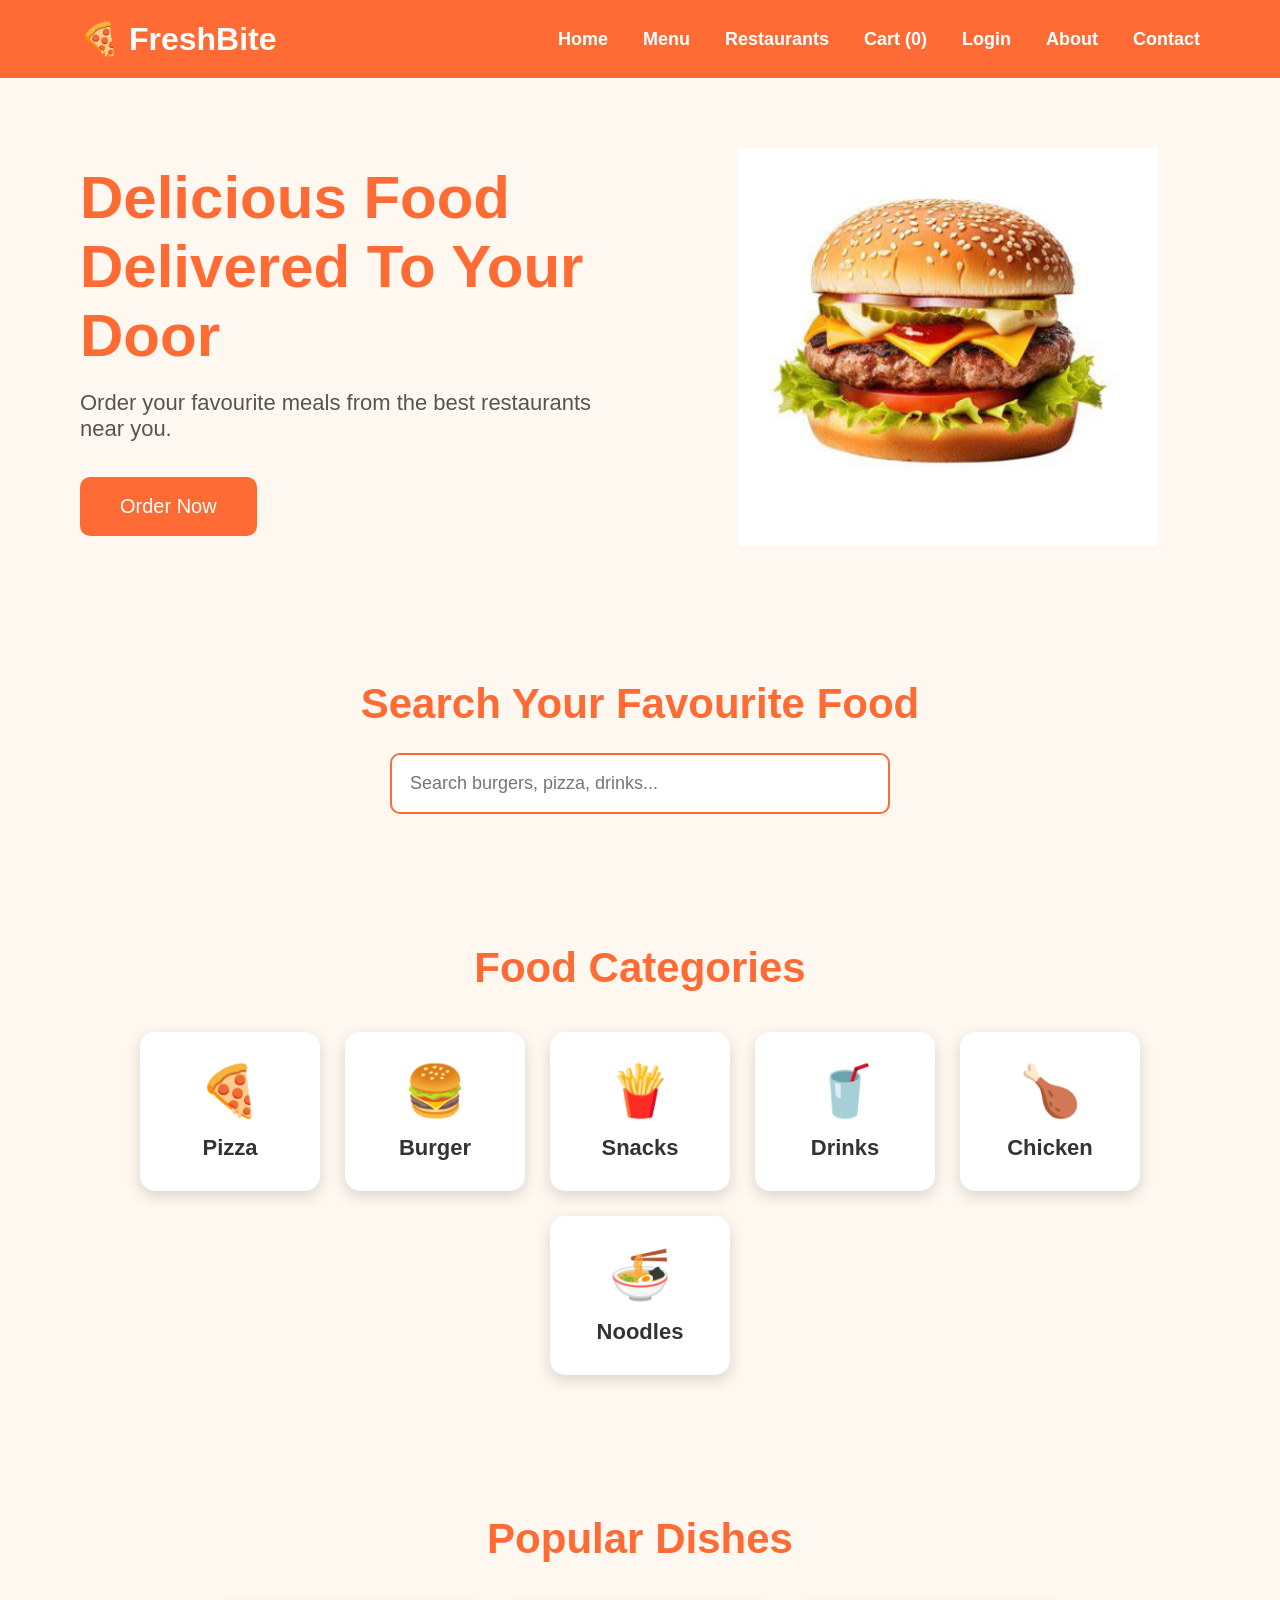
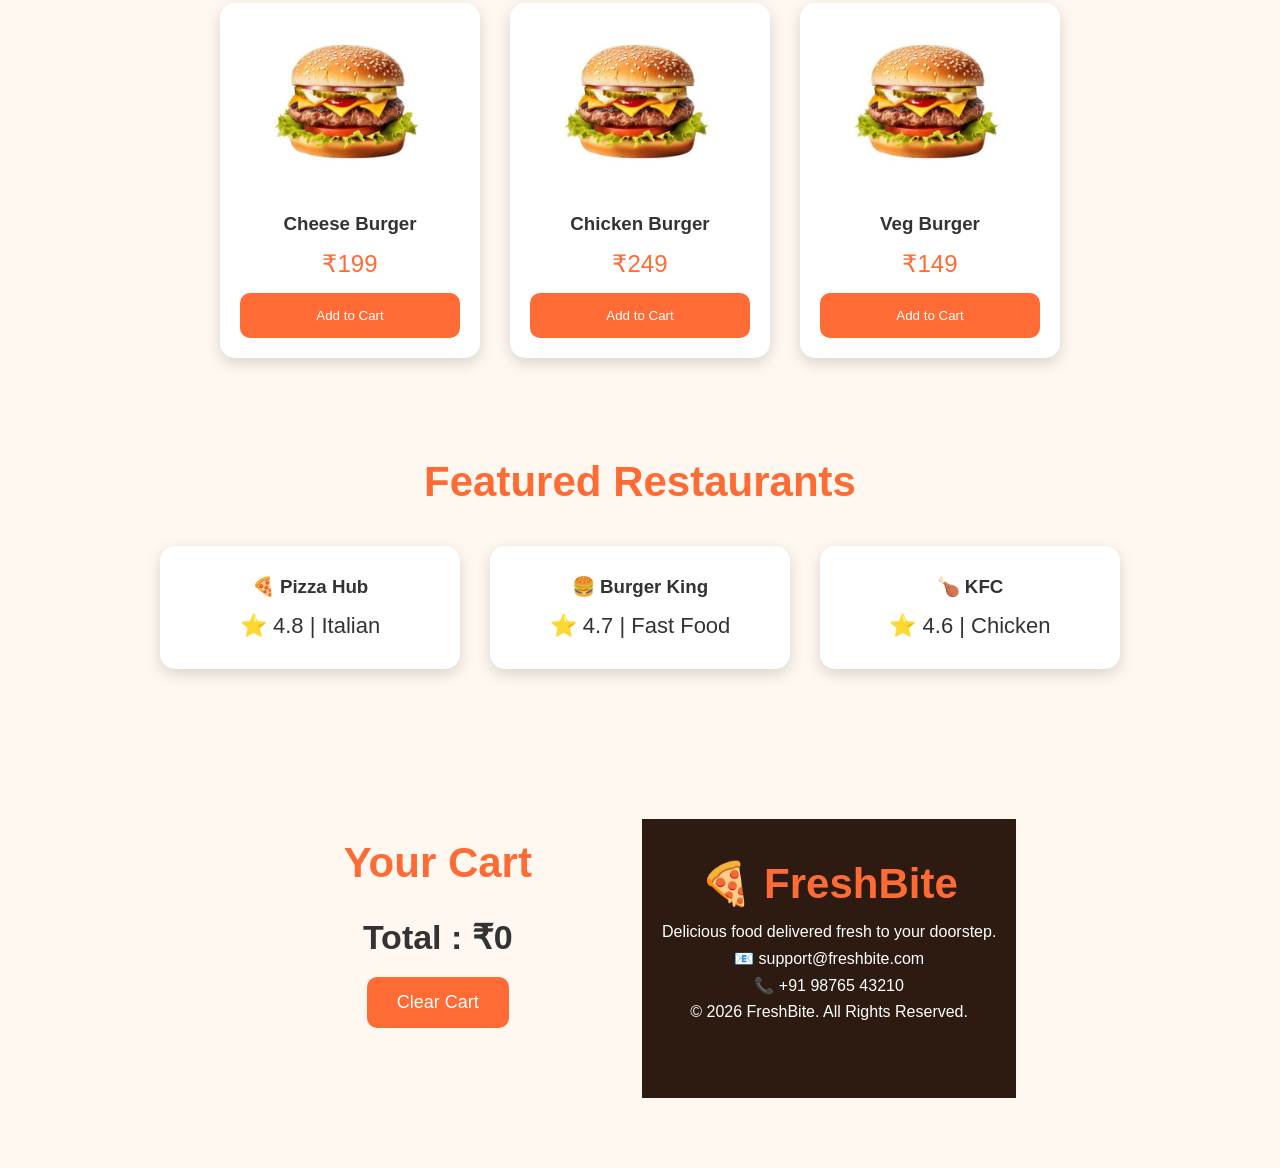
<file: index.html>
<!DOCTYPE html>
<html lang="en">

<head>
    <meta charset="UTF-8">
    <meta name="viewport" content="width=device-width, initial-scale=1.0">
    <title>FreshBite - Online Food Ordering</title>

    <link rel="stylesheet" href="style.css">

    <link rel="stylesheet"
        href="https://cdnjs.cloudflare.com/ajax/libs/font-awesome/6.7.2/css/all.min.css">
</head>

<body>

<!-- ================= NAVBAR ================= -->

<nav>

    <div class="logo">
        🍕 FreshBite
    </div>

    <ul>

        <li><a href="index.html">Home</a></li>

        <li><a href="menu.html">Menu</a></li>

        <li><a href="restaurants.html">Restaurants</a></li>

        <li><a href="cart.html">
            Cart (<span id="cart-count">0</span>)
        </a></li>

        <li><a href="login.html">Login</a></li>
        <li><a href="about.html">About</a></li>
        <li><a href="contact.html">Contact</a></li>

    </ul>

</nav>

<!-- ================= HERO ================= -->

<section class="hero">

    <div class="hero-text">

        <h1>
            Delicious Food Delivered To Your Door
        </h1>

        <p>

            Order your favourite meals from the best restaurants near you.

        </p>

        <button>
            Order Now
        </button>

    </div>

    <div class="hero-image">

        <img src="food.png">

    </div>

</section>

<!-- ================= SEARCH ================= -->

<section class="search-section">

<h2>

Search Your Favourite Food

</h2>

<input

type="text"

placeholder="Search burgers, pizza, drinks..."

class="search-box"

>

</section>

<!-- ================= CATEGORIES ================= -->

<section class="categories">

<h2>

Food Categories

</h2>

<div class="category-container">

<div class="category-card">

🍕

<h3>Pizza</h3>

</div>

<div class="category-card">

🍔

<h3>Burger</h3>

</div>

<div class="category-card">

🍟

<h3>Snacks</h3>

</div>

<div class="category-card">

🥤

<h3>Drinks</h3>

</div>

<div class="category-card">

🍗

<h3>Chicken</h3>

</div>

<div class="category-card">

🍜

<h3>Noodles</h3>

</div>

</div>

</section>

<!-- ================= POPULAR DISHES ================= -->

<section class="menu">

<h2>

Popular Dishes

</h2>

<div class="card-container">

<div class="card">

<img src="food.png">

<h3>Cheese Burger</h3>

<p>₹199</p>

<button onclick="addToCart('Cheese Burger',199)">

Add to Cart

</button>

</div>

<div class="card">

<img src="food.png">

<h3>Chicken Burger</h3>

<p>₹249</p>

<button onclick="addToCart('Chicken Burger',249)">

Add to Cart

</button>

</div>

<div class="card">

<img src="food.png">

<h3>Veg Burger</h3>

<p>₹149</p>

<button onclick="addToCart('Veg Burger',149)">

Add to Cart

</button>

</div>
<!-- ================= FEATURED RESTAURANTS ================= -->

<section class="restaurants">

    <h2>Featured Restaurants</h2>

    <div class="restaurant-container">

        <div class="restaurant-card">
            <h3>🍕 Pizza Hub</h3>
            <p>⭐ 4.8 | Italian</p>
        </div>

        <div class="restaurant-card">
            <h3>🍔 Burger King</h3>
            <p>⭐ 4.7 | Fast Food</p>
        </div>

        <div class="restaurant-card">
            <h3>🍗 KFC</h3>
            <p>⭐ 4.6 | Chicken</p>
        </div>

    </div>

</section>

<!-- ================= CART ================= -->

<section class="cart-section">

    <h2>Your Cart</h2>

    <ul id="cart-items">

    </ul>

    <h3>
        Total : ₹<span id="total-price">0</span>
    </h3>

    <button onclick="clearCart()">
        Clear Cart
    </button>

</section>

<!-- ================= FOOTER ================= -->

<footer>

    <div class="footer-content">

        <h2>🍕 FreshBite</h2>

        <p>
            Delicious food delivered fresh to your doorstep.
        </p>

        <p>
            📧 support@freshbite.com
        </p>

        <p>
            📞 +91 98765 43210
        </p>

        <p>
            © 2026 FreshBite. All Rights Reserved.
        </p>

    </div>

</footer>

<script src="script.js"></script>

</body>
</html>
</file>
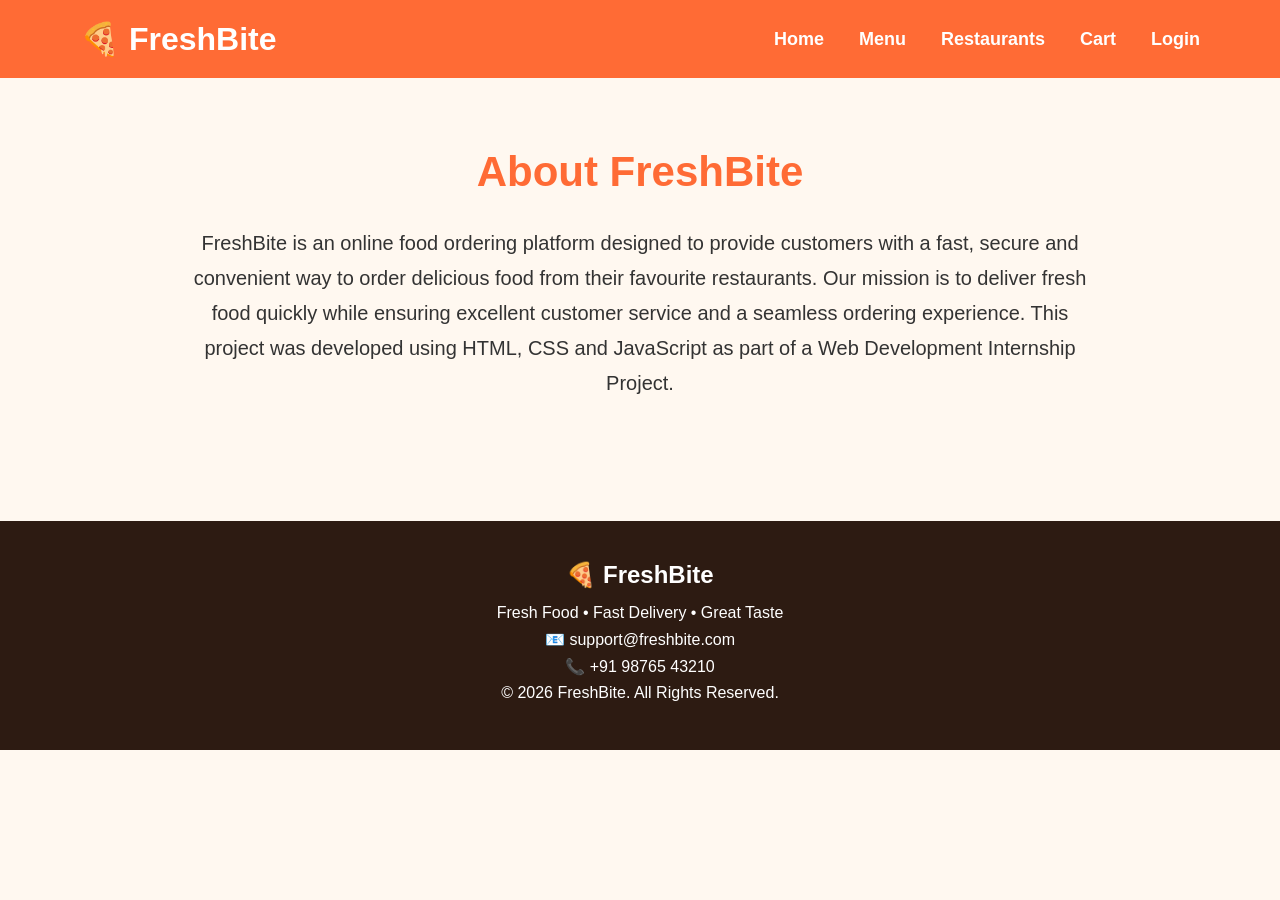
<file: about.html>
<!DOCTYPE html>
<html lang="en">
<head>
<meta charset="UTF-8">
<meta name="viewport" content="width=device-width, initial-scale=1.0">
<title>FreshBite - About Us</title>
<link rel="stylesheet" href="style.css">
</head>

<body>

<nav>

<div class="logo">🍕 FreshBite</div>

<ul>
<li><a href="index.html">Home</a></li>
<li><a href="menu.html">Menu</a></li>
<li><a href="restaurants.html">Restaurants</a></li>
<li><a href="cart.html">Cart</a></li>
<li><a href="login.html">Login</a></li>
</ul>

</nav>

<section class="cart-section">

<h2>About FreshBite</h2>

<p style="max-width:900px;margin:auto;font-size:20px;line-height:35px;">

FreshBite is an online food ordering platform designed to provide customers with
a fast, secure and convenient way to order delicious food from their favourite
restaurants.

Our mission is to deliver fresh food quickly while ensuring excellent customer
service and a seamless ordering experience.

This project was developed using HTML, CSS and JavaScript as part of a Web
Development Internship Project.

</p>

</section>

<footer>

<div class="footer-content">

<h2>🍕 FreshBite</h2>

<p>Fresh Food • Fast Delivery • Great Taste</p>

<p>📧 support@freshbite.com</p>

<p>📞 +91 98765 43210</p>

<p>© 2026 FreshBite. All Rights Reserved.</p>

</div>

</footer>

</body>
</html>
</file>
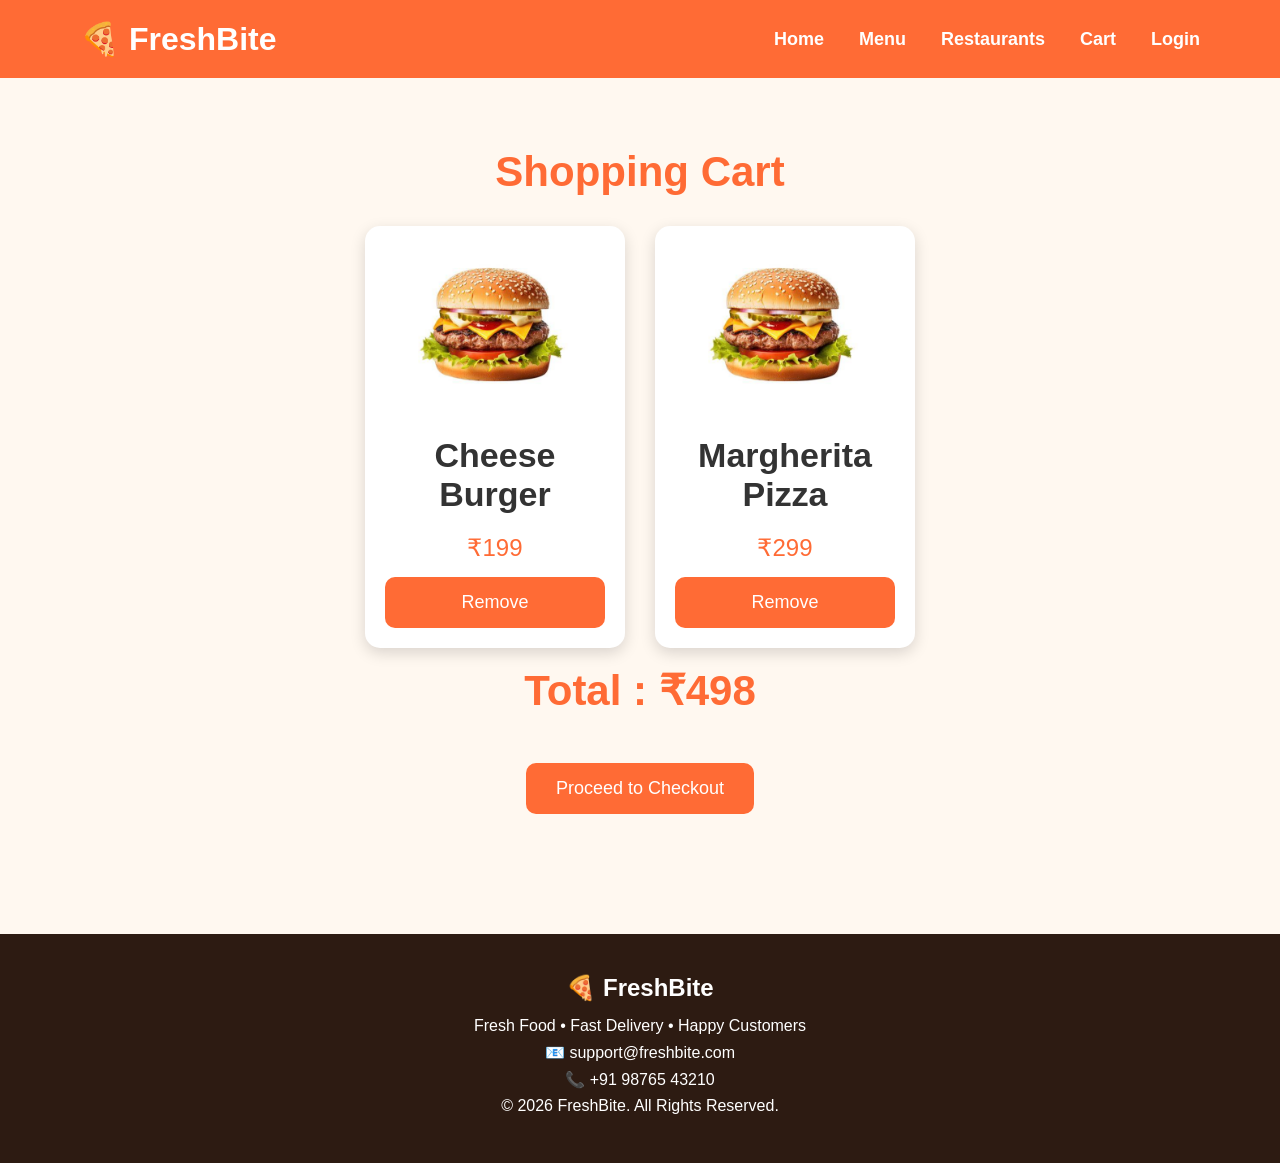
<file: cart.html>
<!DOCTYPE html>
<html lang="en">

<head>

    <meta charset="UTF-8">

    <meta name="viewport" content="width=device-width, initial-scale=1.0">

    <title>FreshBite - Cart</title>

    <link rel="stylesheet" href="style.css">

</head>

<body>

<nav>

    <div class="logo">🍕 FreshBite</div>

    <ul>

        <li><a href="index.html">Home</a></li>

        <li><a href="menu.html">Menu</a></li>

        <li><a href="restaurants.html">Restaurants</a></li>

        <li><a href="cart.html">Cart</a></li>

        <li><a href="login.html">Login</a></li>

    </ul>

</nav>

<section class="cart-section">

    <h2>Shopping Cart</h2>

    <div class="card-container">

        <div class="card">

            <img src="food.png" alt="Burger">

            <h3>Cheese Burger</h3>

            <p>₹199</p>

            <button>Remove</button>

        </div>

        <div class="card">

            <img src="food.png" alt="Pizza">

            <h3>Margherita Pizza</h3>

            <p>₹299</p>

            <button>Remove</button>

        </div>

    </div>

    <br>

    <h2>Total : ₹498</h2>

    <br>

    <button>Proceed to Checkout</button>

</section>

<footer>

    <div class="footer-content">

        <h2>🍕 FreshBite</h2>

        <p>Fresh Food • Fast Delivery • Happy Customers</p>

        <p>📧 support@freshbite.com</p>

        <p>📞 +91 98765 43210</p>

        <p>© 2026 FreshBite. All Rights Reserved.</p>

    </div>

</footer>

</body>

</html>
</file>
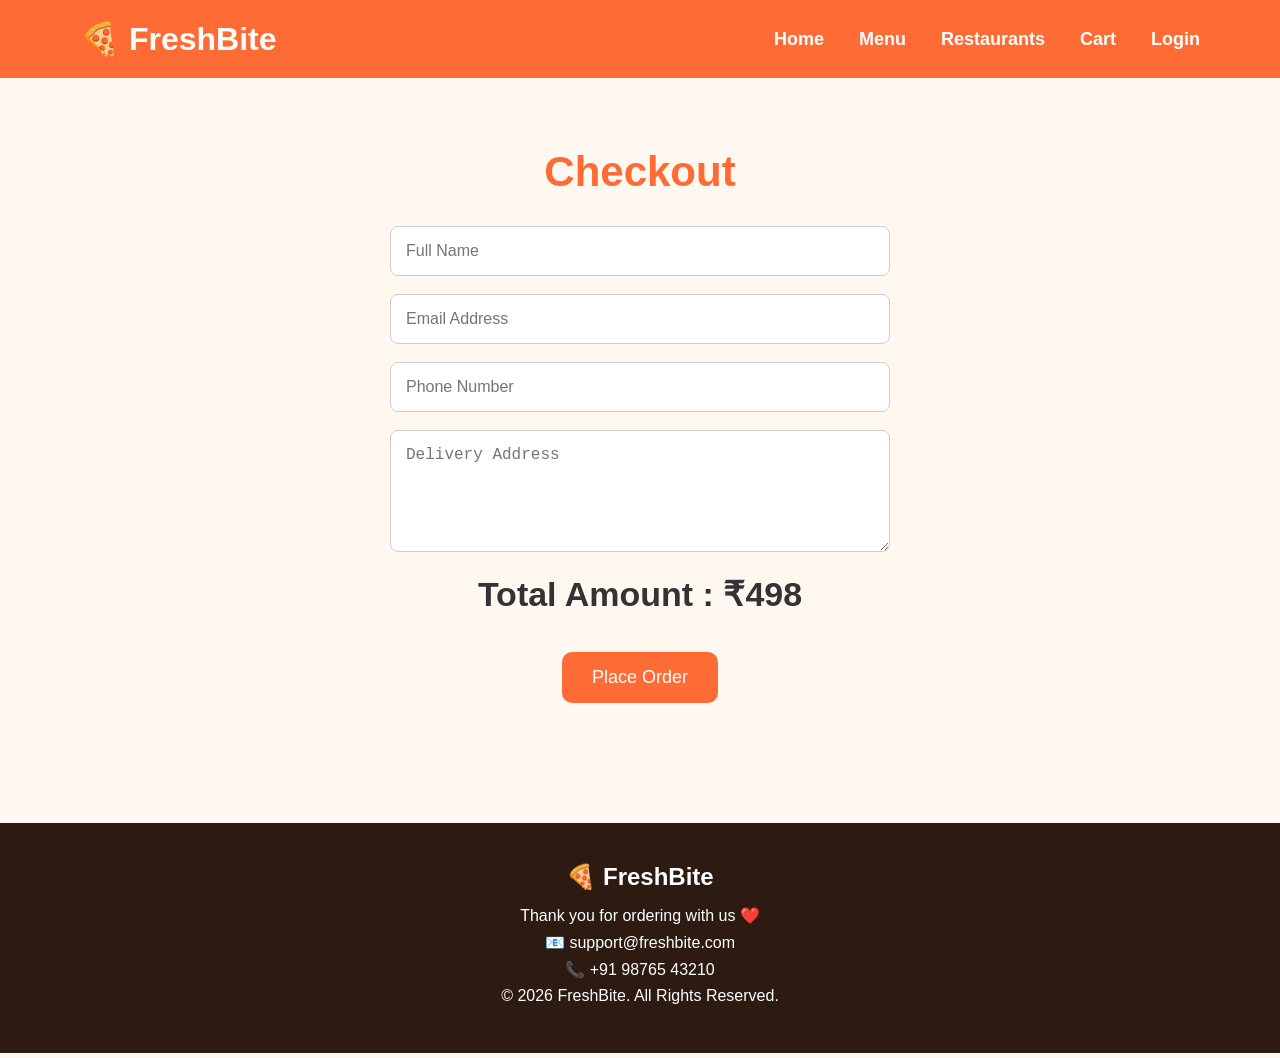
<file: checkout.html>
<!DOCTYPE html>
<html lang="en">
<head>
    <meta charset="UTF-8">
    <meta name="viewport" content="width=device-width, initial-scale=1.0">
    <title>FreshBite - Checkout</title>
    <link rel="stylesheet" href="style.css">
</head>
<body>

<nav>
    <div class="logo">🍕 FreshBite</div>

    <ul>
        <li><a href="index.html">Home</a></li>
        <li><a href="menu.html">Menu</a></li>
        <li><a href="restaurants.html">Restaurants</a></li>
        <li><a href="cart.html">Cart</a></li>
        <li><a href="login.html">Login</a></li>
    </ul>
</nav>

<section class="cart-section">

    <h2>Checkout</h2>

    <form style="max-width:500px;margin:auto;">

        <input type="text" placeholder="Full Name" required><br><br>

        <input type="email" placeholder="Email Address" required><br><br>

        <input type="text" placeholder="Phone Number" required><br><br>

        <textarea placeholder="Delivery Address" rows="5" style="width:100%;padding:15px;"></textarea><br><br>

        <h3>Total Amount : ₹498</h3>

        <br>

        <button type="submit">Place Order</button>

    </form>

</section>

<footer>

<div class="footer-content">

<h2>🍕 FreshBite</h2>

<p>Thank you for ordering with us ❤️</p>

<p>📧 support@freshbite.com</p>

<p>📞 +91 98765 43210</p>

<p>© 2026 FreshBite. All Rights Reserved.</p>

</div>

</footer>

</body>
</html>
</file>
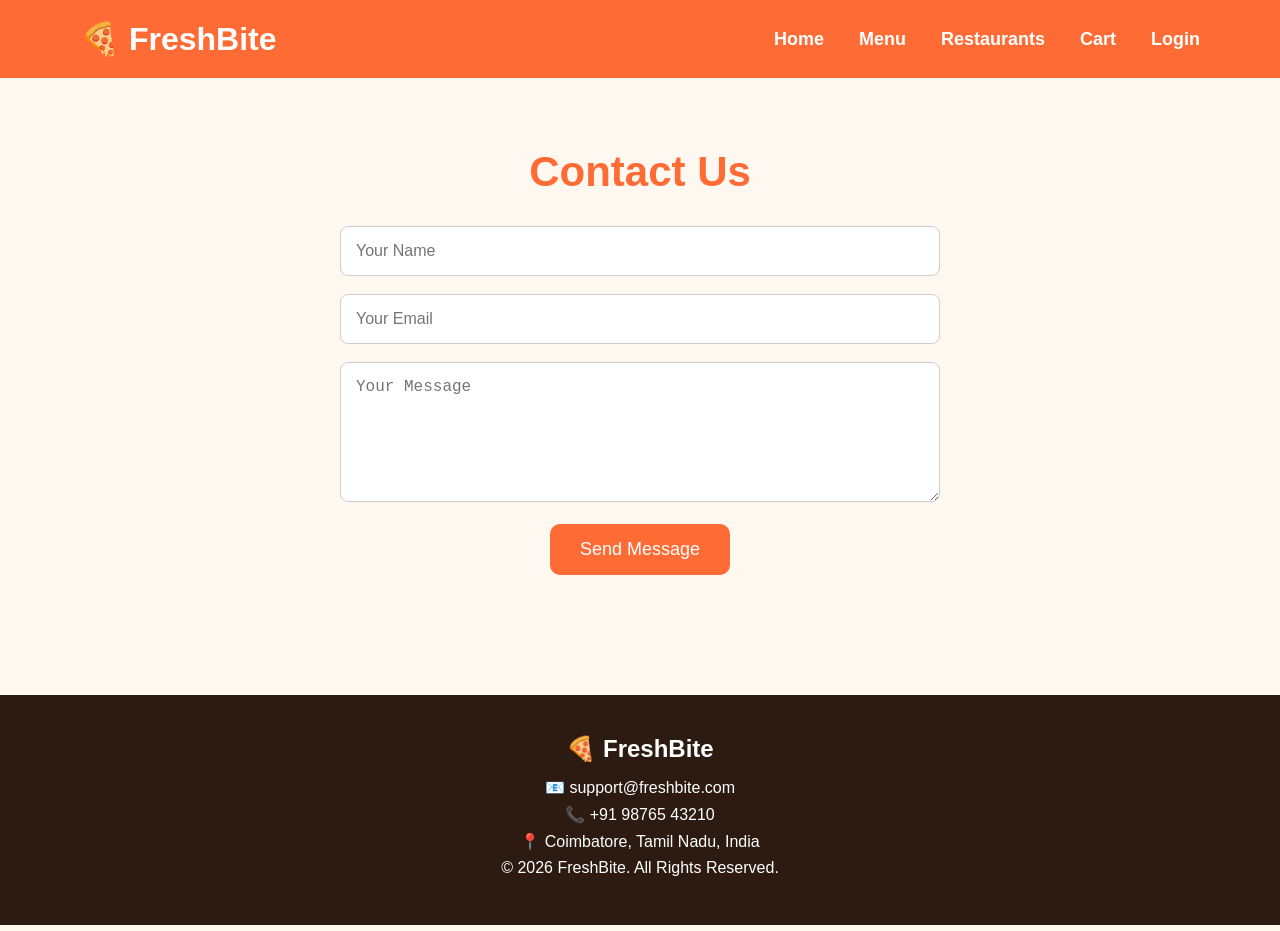
<file: contact.html>
<!DOCTYPE html>
<html lang="en">
<head>
<meta charset="UTF-8">
<meta name="viewport" content="width=device-width, initial-scale=1.0">
<title>FreshBite - Contact</title>
<link rel="stylesheet" href="style.css">
</head>

<body>

<nav>

<div class="logo">🍕 FreshBite</div>

<ul>
<li><a href="index.html">Home</a></li>
<li><a href="menu.html">Menu</a></li>
<li><a href="restaurants.html">Restaurants</a></li>
<li><a href="cart.html">Cart</a></li>
<li><a href="login.html">Login</a></li>
</ul>

</nav>

<section class="cart-section">

<h2>Contact Us</h2>

<form style="max-width:600px;margin:auto;">

<input type="text" placeholder="Your Name" required><br><br>

<input type="email" placeholder="Your Email" required><br><br>

<textarea rows="6" placeholder="Your Message"></textarea><br><br>

<button type="submit">Send Message</button>

</form>

</section>

<footer>

<div class="footer-content">

<h2>🍕 FreshBite</h2>

<p>📧 support@freshbite.com</p>

<p>📞 +91 98765 43210</p>

<p>📍 Coimbatore, Tamil Nadu, India</p>

<p>© 2026 FreshBite. All Rights Reserved.</p>

</div>

</footer>

</body>
</html>
</file>
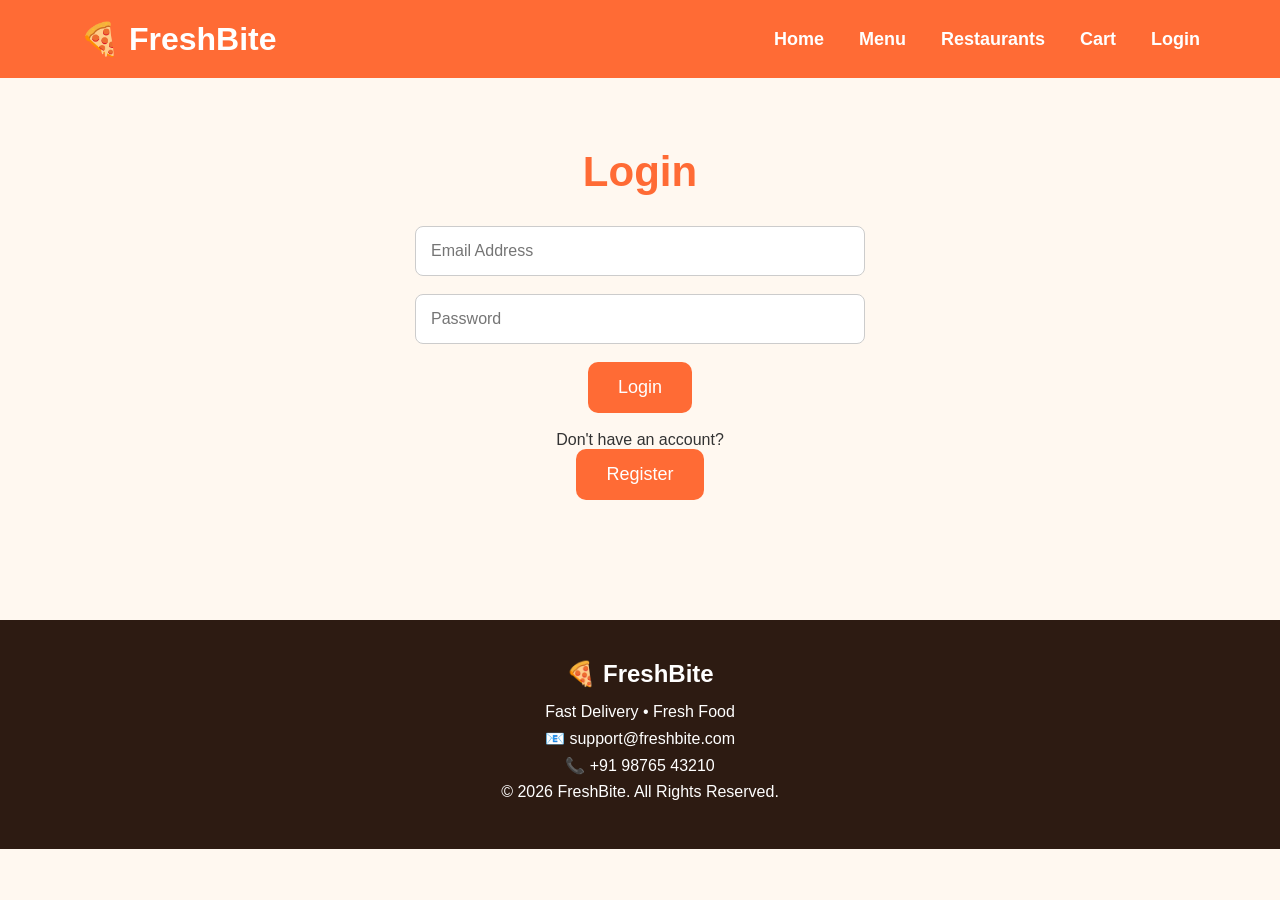
<file: login.html>
<!DOCTYPE html>
<html lang="en">
<head>
<meta charset="UTF-8">
<meta name="viewport" content="width=device-width, initial-scale=1.0">
<title>FreshBite - Login</title>
<link rel="stylesheet" href="style.css">
</head>

<body>

<nav>

<div class="logo">🍕 FreshBite</div>

<ul>
<li><a href="index.html">Home</a></li>
<li><a href="menu.html">Menu</a></li>
<li><a href="restaurants.html">Restaurants</a></li>
<li><a href="cart.html">Cart</a></li>
<li><a href="login.html">Login</a></li>
</ul>

</nav>

<section class="cart-section">

<h2>Login</h2>

<form style="max-width:450px;margin:auto;">

<input type="email" placeholder="Email Address" required><br><br>

<input type="password" placeholder="Password" required><br><br>

<button type="submit">Login</button>

<br><br>

<p>Don't have an account?</p>

<button type="button">Register</button>

</form>

</section>

<footer>

<div class="footer-content">

<h2>🍕 FreshBite</h2>

<p>Fast Delivery • Fresh Food</p>

<p>📧 support@freshbite.com</p>

<p>📞 +91 98765 43210</p>

<p>© 2026 FreshBite. All Rights Reserved.</p>

</div>

</footer>

</body>
</html>
</file>
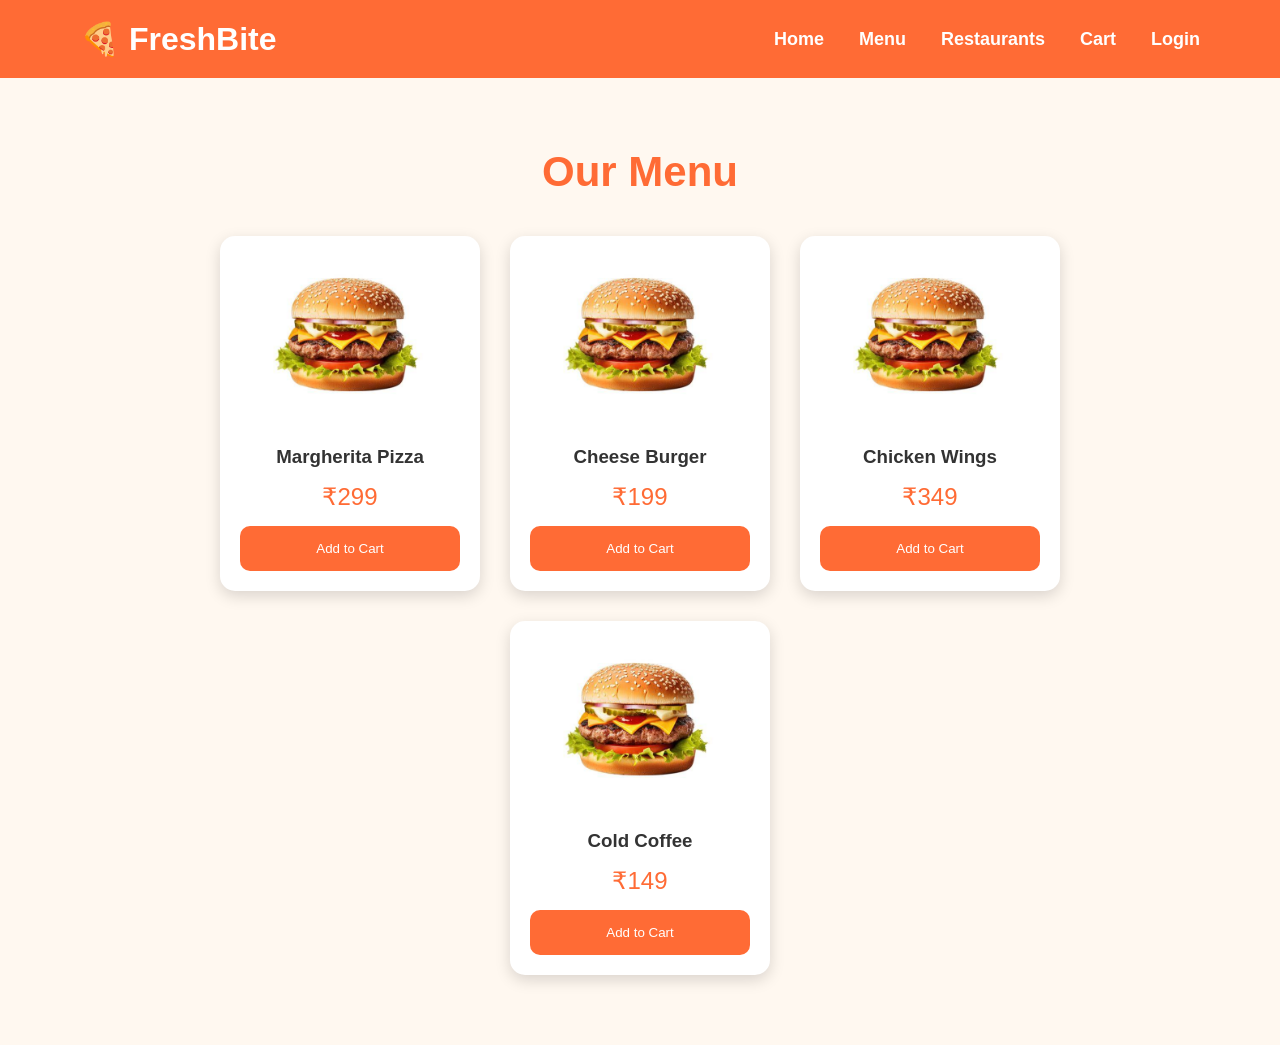
<file: menu.html>
<!DOCTYPE html>
<html lang="en">
<head>
    <meta charset="UTF-8">
    <meta name="viewport" content="width=device-width, initial-scale=1.0">
    <title>FreshBite - Menu</title>
    <link rel="stylesheet" href="style.css">
</head>
<body>

<nav>
    <div class="logo">🍕 FreshBite</div>

    <ul>
        <li><a href="index.html">Home</a></li>
        <li><a href="menu.html">Menu</a></li>
        <li><a href="restaurants.html">Restaurants</a></li>
        <li><a href="cart.html">Cart</a></li>
        <li><a href="login.html">Login</a></li>
    </ul>
</nav>

<section class="menu">
    <h2>Our Menu</h2>

    <div class="card-container">

        <div class="card">
            <img src="food.png" alt="Pizza">
            <h3>Margherita Pizza</h3>
            <p>₹299</p>
            <button>Add to Cart</button>
        </div>

        <div class="card">
            <img src="food.png" alt="Burger">
            <h3>Cheese Burger</h3>
            <p>₹199</p>
            <button>Add to Cart</button>
        </div>

        <div class="card">
            <img src="food.png" alt="Chicken">
            <h3>Chicken Wings</h3>
            <p>₹349</p>
            <button>Add to Cart</button>
        </div>

        <div class="card">
            <img src="food.png" alt="Drink">
            <h3>Cold Coffee</h3>
            <p>₹149</p>
            <button>Add to Cart</button>
        </div>

    </div>
</section>

</body>
</html>
</file>
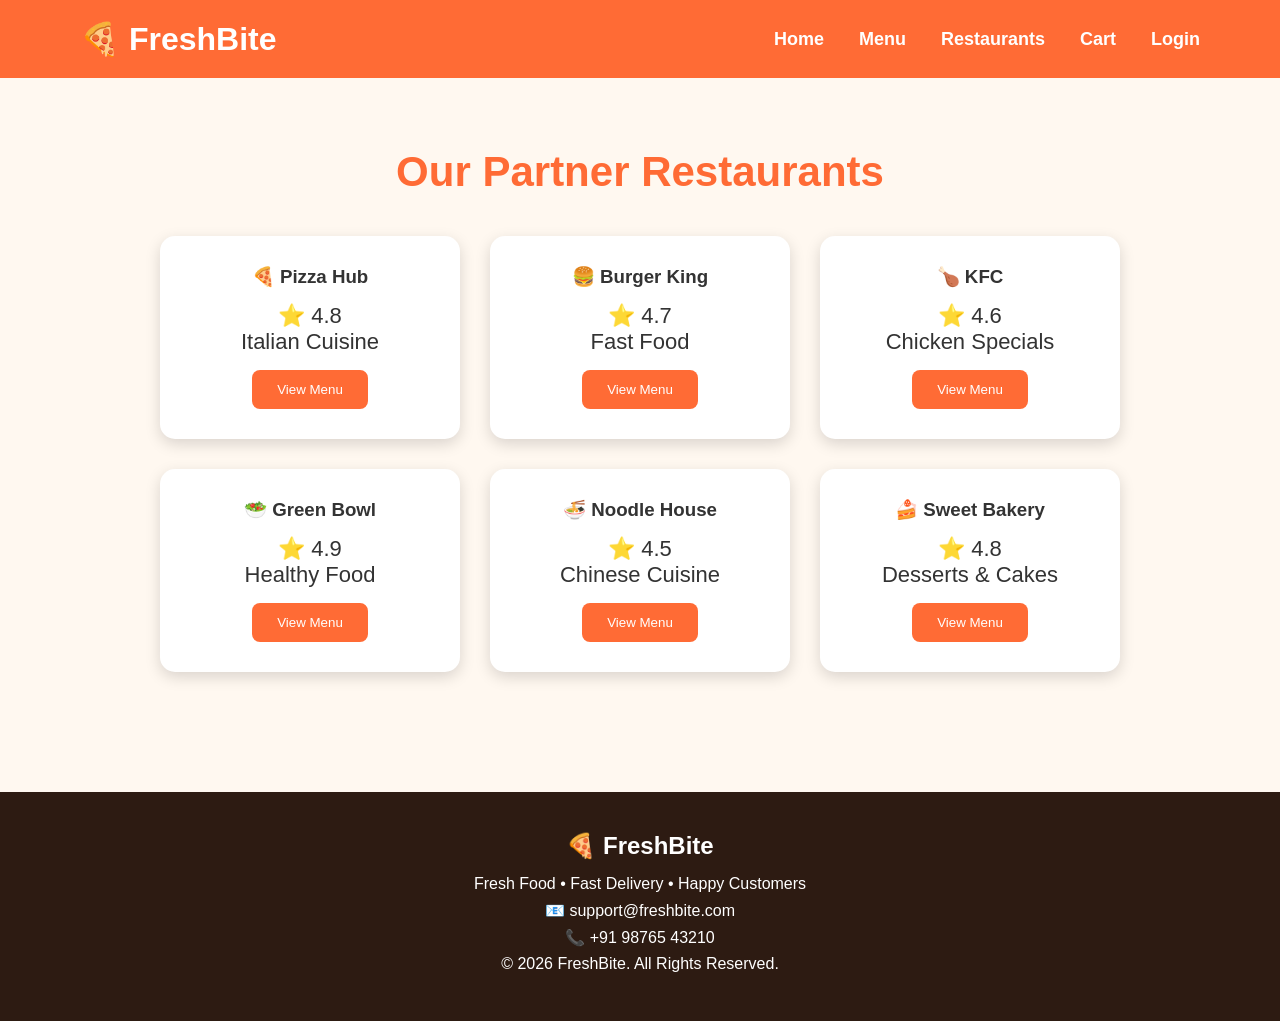
<file: restaurants.html>
<!DOCTYPE html>
<html lang="en">

<head>
    <meta charset="UTF-8">
    <meta name="viewport" content="width=device-width, initial-scale=1.0">
    <title>FreshBite - Restaurants</title>

    <link rel="stylesheet" href="style.css">
</head>

<body>

<nav>

    <div class="logo">
        🍕 FreshBite
    </div>

    <ul>

        <li><a href="index.html">Home</a></li>
        <li><a href="menu.html">Menu</a></li>
        <li><a href="restaurants.html">Restaurants</a></li>
        <li><a href="cart.html">Cart</a></li>
        <li><a href="login.html">Login</a></li>

    </ul>

</nav>

<section class="restaurants">

    <h2>Our Partner Restaurants</h2>

    <div class="restaurant-container">

        <div class="restaurant-card">
            <h3>🍕 Pizza Hub</h3>
            <p>⭐ 4.8</p>
            <p>Italian Cuisine</p>
            <button>View Menu</button>
        </div>

        <div class="restaurant-card">
            <h3>🍔 Burger King</h3>
            <p>⭐ 4.7</p>
            <p>Fast Food</p>
            <button>View Menu</button>
        </div>

        <div class="restaurant-card">
            <h3>🍗 KFC</h3>
            <p>⭐ 4.6</p>
            <p>Chicken Specials</p>
            <button>View Menu</button>
        </div>

        <div class="restaurant-card">
            <h3>🥗 Green Bowl</h3>
            <p>⭐ 4.9</p>
            <p>Healthy Food</p>
            <button>View Menu</button>
        </div>

        <div class="restaurant-card">
            <h3>🍜 Noodle House</h3>
            <p>⭐ 4.5</p>
            <p>Chinese Cuisine</p>
            <button>View Menu</button>
        </div>

        <div class="restaurant-card">
            <h3>🍰 Sweet Bakery</h3>
            <p>⭐ 4.8</p>
            <p>Desserts & Cakes</p>
            <button>View Menu</button>
        </div>

    </div>

</section>

<footer>

    <div class="footer-content">

        <h2>🍕 FreshBite</h2>

        <p>Fresh Food • Fast Delivery • Happy Customers</p>

        <p>📧 support@freshbite.com</p>

        <p>📞 +91 98765 43210</p>

        <p>© 2026 FreshBite. All Rights Reserved.</p>

    </div>

</footer>

</body>

</html>
</file>
<file: style.css>
/* ===========================
   RESET
=========================== */

*{
    margin:0;
    padding:0;
    box-sizing:border-box;
}

html{
    scroll-behavior:smooth;
}

body{

    font-family:Arial, Helvetica, sans-serif;

    background:#FFF8F0;

    color:#333;

}

/* ===========================
   NAVBAR
=========================== */

nav{

    display:flex;

    justify-content:space-between;

    align-items:center;

    padding:20px 80px;

    background:#FF6B35;

    position:sticky;

    top:0;

    z-index:1000;

}

.logo{

    color:white;

    font-size:32px;

    font-weight:bold;

}

nav ul{

    display:flex;

    list-style:none;

}

nav ul li{

    margin-left:35px;

}

nav ul li a{

    text-decoration:none;

    color:white;

    font-size:18px;

    font-weight:bold;

    transition:.3s;

}

nav ul li a:hover{

    color:yellow;

}

/* ===========================
   HERO
=========================== */

.hero{

    display:flex;

    justify-content:space-between;

    align-items:center;

    padding:70px 80px;

}

.hero-text{

    width:50%;

}

.hero-text h1{

    font-size:60px;

    color:#FF6B35;

    margin-bottom:20px;

}

.hero-text p{

    font-size:22px;

    color:#555;

    margin-bottom:35px;

}

.hero-text button{

    background:#FF6B35;

    color:white;

    border:none;

    padding:18px 40px;

    border-radius:10px;

    font-size:20px;

    cursor:pointer;

    transition:.3s;

}

.hero-text button:hover{

    background:#e45a28;

}

.hero-image{

    width:45%;

    text-align:center;

}

.hero-image img{

    width:420px;

}

/* ===========================
   SEARCH
=========================== */

.search-section{

    text-align:center;

    padding:60px;

}

.search-section h2{

    font-size:42px;

    color:#FF6B35;

    margin-bottom:25px;

}

.search-box{

    width:500px;

    padding:18px;

    border-radius:10px;

    border:2px solid #FF6B35;

    font-size:18px;

}
/* ===========================
   CATEGORIES
=========================== */

.categories{
    padding:70px 80px;
    text-align:center;
}

.categories h2{
    font-size:42px;
    color:#FF6B35;
    margin-bottom:40px;
}

.category-container{
    display:flex;
    justify-content:center;
    gap:25px;
    flex-wrap:wrap;
}

.category-card{
    width:180px;
    background:white;
    padding:30px;
    border-radius:15px;
    box-shadow:0 5px 15px rgba(0,0,0,0.15);
    font-size:50px;
    cursor:pointer;
    transition:0.3s;
}

.category-card h3{
    margin-top:15px;
    font-size:22px;
}

.category-card:hover{
    background:#FF6B35;
    color:white;
    transform:translateY(-8px);
}

/* ===========================
   FOOD CARDS
=========================== */

.menu{
    padding:70px 80px;
    text-align:center;
}

.menu h2{
    font-size:42px;
    color:#FF6B35;
    margin-bottom:40px;
}

.card-container{
    display:flex;
    justify-content:center;
    gap:30px;
    flex-wrap:wrap;
}

.card{
    width:260px;
    background:white;
    border-radius:15px;
    padding:20px;
    box-shadow:0 5px 15px rgba(0,0,0,0.15);
    transition:0.3s;
}

.card:hover{
    transform:translateY(-8px);
}

.card img{
    width:180px;
}

.card h3{
    margin:15px 0;
}

.card p{
    color:#FF6B35;
    font-size:24px;
    margin-bottom:15px;
}

.card button{
    width:100%;
    background:#FF6B35;
    color:white;
    border:none;
    padding:15px;
    border-radius:10px;
    cursor:pointer;
}

.card button:hover{
    background:#e45a28;
}

/* ===========================
   RESTAURANTS
=========================== */

.restaurants{
    padding:70px 80px;
    text-align:center;
}

.restaurants h2{
    font-size:42px;
    color:#FF6B35;
    margin-bottom:40px;
}

.restaurant-container{
    display:flex;
    justify-content:center;
    gap:30px;
    flex-wrap:wrap;
}

.restaurant-card{
    width:300px;
    background:white;
    padding:30px;
    border-radius:15px;
    box-shadow:0 5px 15px rgba(0,0,0,0.15);
    transition:.3s;
}

.restaurant-card:hover{
    transform:translateY(-8px);
}

.restaurant-card h3{
    margin-bottom:15px;
}

.restaurant-card p{
    font-size:22px;
}

/* ===========================
   CART
=========================== */

.cart-section{
    padding:70px 80px;
    text-align:center;
}

.cart-section h2{
    font-size:42px;
    color:#FF6B35;
    margin-bottom:30px;
}

#cart-items{
    list-style:none;
    font-size:22px;
    margin-bottom:20px;
}

#cart-items li{
    padding:10px;
}

.cart-section h3{
    font-size:34px;
    margin-bottom:20px;
}

.cart-section button{
    background:#FF6B35;
    color:white;
    border:none;
    padding:15px 35px;
    border-radius:10px;
    cursor:pointer;
}

/* ===========================
   FOOTER
=========================== */

footer{
    background:#2D1B12;
    color:white;
    text-align:center;
    padding:40px 20px;
    margin-top:50px;
}

.footer-content h2{
    margin-bottom:15px;
}

.footer-content p{
    margin:8px 0;
}
.restaurant-card button{
    margin-top:15px;
    padding:12px 25px;
    background:#FF6B35;
    color:white;
    border:none;
    border-radius:8px;
    cursor:pointer;
}

.restaurant-card button:hover{
    background:#e45a28;
}
.cart-section button{
    background:#FF6B35;
    color:white;
    border:none;
    padding:15px 30px;
    border-radius:10px;
    cursor:pointer;
    font-size:18px;
}

.cart-section button:hover{
    background:#e45a28;
}
form input,
form textarea{

    width:100%;

    padding:15px;

    font-size:16px;

    border-radius:8px;

    border:1px solid #ccc;

}
</file>
